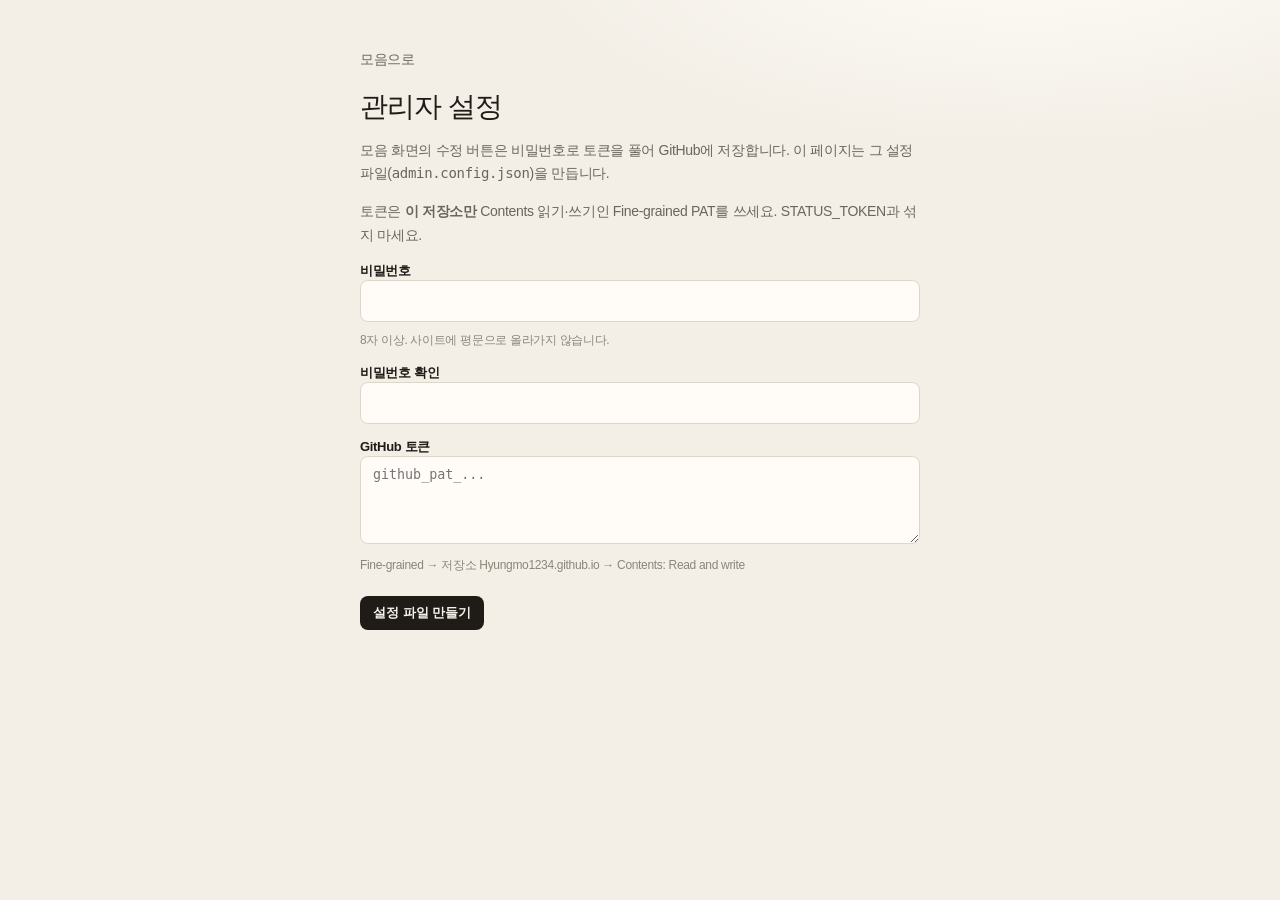
<file: admin-setup.html>
<!DOCTYPE html>
<html lang="ko">
<head>
  <meta charset="utf-8" />
  <meta name="viewport" content="width=device-width, initial-scale=1" />
  <title>관리자 설정</title>
  <link rel="stylesheet" href="site.css" />
  <style>
    .setup { max-width: 560px; margin: 0 auto; }
    .setup h1 { font-size: 28px; margin: 0 0 12px; }
    .setup p { color: var(--muted); font-size: 14px; line-height: 1.7; }
    .setup label { display: block; margin: 14px 0 8px; font-size: 13px; font-weight: 700; }
    .setup input, .setup textarea {
      width: 100%; height: 42px; padding: 0 12px;
      border: 1px solid var(--line); border-radius: 8px; background: var(--card);
    }
    .setup textarea { height: 88px; padding: 10px 12px; resize: vertical; }
    .setup .hint { font-size: 12px; color: var(--faint); font-weight: 500; margin: 6px 0 0; }
    .setup .actions { margin-top: 20px; display: flex; gap: 8px; }
    .setup .msg { margin-top: 14px; font-size: 13px; }
  </style>
</head>
<body>
  <div class="wrap setup">
    <p class="kicker"><a class="gh" href="index.html">모음으로</a></p>
    <h1>관리자 설정</h1>
    <p>모음 화면의 수정 버튼은 비밀번호로 토큰을 풀어 GitHub에 저장합니다. 이 페이지는 그 설정 파일(<code>admin.config.json</code>)을 만듭니다.</p>
    <p>토큰은 <strong>이 저장소만</strong> Contents 읽기·쓰기인 Fine-grained PAT를 쓰세요. STATUS_TOKEN과 섞지 마세요.</p>
    <form id="form">
      <label>비밀번호
        <input type="password" name="password" minlength="8" required autocomplete="new-password" />
      </label>
      <p class="hint">8자 이상. 사이트에 평문으로 올라가지 않습니다.</p>
      <label>비밀번호 확인
        <input type="password" name="confirm" minlength="8" required autocomplete="new-password" />
      </label>
      <label>GitHub 토큰
        <textarea name="token" required placeholder="github_pat_..."></textarea>
      </label>
      <p class="hint">Fine-grained → 저장소 Hyungmo1234.github.io → Contents: Read and write</p>
      <div class="actions">
        <button class="btn primary" type="submit">설정 파일 만들기</button>
      </div>
      <p class="msg" id="msg" hidden></p>
    </form>
  </div>
  <script src="admin.js"></script>
  <script>
    const form = document.getElementById("form");
    const msg = document.getElementById("msg");
    form.addEventListener("submit", async (ev) => {
      ev.preventDefault();
      const data = new FormData(form);
      const password = String(data.get("password") || "");
      const confirm = String(data.get("confirm") || "");
      const token = String(data.get("token") || "").trim();
      msg.hidden = false;
      if (password !== confirm) {
        msg.textContent = "비밀번호 확인이 다릅니다.";
        return;
      }
      if (!token.startsWith("ghp_") && !token.startsWith("github_pat_")) {
        msg.textContent = "GitHub 토큰처럼 보이지 않습니다.";
        return;
      }
      try {
        const config = await HMAdmin.encryptSecret(password, { token });
        const blob = new Blob([JSON.stringify(config, null, 2) + "\n"], { type: "application/json" });
        const a = document.createElement("a");
        a.href = URL.createObjectURL(blob);
        a.download = "admin.config.json";
        a.click();
        msg.textContent = "admin.config.json을 저장소 루트에 두고 올리면 됩니다.";
      } catch (err) {
        msg.textContent = err.message || String(err);
      }
    });
  </script>
</body>
</html>
</file>
<file: site.css>
:root {
  --bg: #f3efe7;
  --ink: #1f1b16;
  --muted: #6b655c;
  --faint: #8c857a;
  --card: #fffcf8;
  --line: #ddd6cb;
  --fill: #ebe4d8;
  --forest: #215c4a;
}
* { box-sizing: border-box; }
html, body { margin: 0; min-height: 100%; }
html { -webkit-font-smoothing: antialiased; text-rendering: optimizeLegibility; }
body {
  font-family: Pretendard, "Pretendard Variable", "Apple SD Gothic Neo", "Malgun Gothic", sans-serif;
  background:
    radial-gradient(900px 380px at 80% -8%, #fffdf8 0%, transparent 58%),
    var(--bg);
  color: var(--ink);
  letter-spacing: -0.02em;
  min-height: 100vh;
  display: flex;
  flex-direction: column;
}
a { color: inherit; }
button, input { font: inherit; }
.wrap {
  width: min(1080px, calc(100% - 40px));
  margin: 0 auto;
  padding: 48px 0 40px;
  flex: 1 0 auto;
}
header.top {
  padding-bottom: 28px;
  border-bottom: 1px solid var(--line);
  margin-bottom: 28px;
}
.kicker {
  margin: 0 0 14px;
  color: var(--forest);
  font-size: 13px;
  font-weight: 600;
  display: flex;
  align-items: baseline;
  justify-content: space-between;
  gap: 16px;
}
.nav-links { display: flex; gap: 16px; font-weight: 500; align-items: baseline; }
button.gh {
  appearance: none;
  background: none;
  border: 0;
  padding: 0;
  cursor: pointer;
}
h1 {
  font-family: Hahmlet, Pretendard, serif;
  font-size: clamp(32px, 5.2vw, 48px);
  font-weight: 500;
  line-height: 1.28;
  letter-spacing: -0.03em;
  margin: 0;
}
.run-banner {
  margin: 16px 0 0;
  padding: 10px 12px;
  border-radius: 10px;
  font-size: 13px;
  line-height: 1.55;
  background: var(--fill);
  color: var(--muted);
}
.run-banner.ok { background: #e7f2ea; color: var(--forest); }
.run-banner.bad { background: #f8e8e4; color: #8a3a2a; }
.run-status {
  margin: -6px 0 14px;
  padding: 8px 10px;
  border-radius: 10px;
  font-size: 12px;
  line-height: 1.45;
  display: flex;
  gap: 8px;
  align-items: flex-start;
  background: var(--fill);
  color: var(--muted);
  text-decoration: none;
}
.run-status.ok { background: #e7f2ea; color: var(--forest); }
.run-status.bad { background: #f8e8e4; color: #8a3a2a; }
.run-status.wait { background: #f3edd9; color: #6b5a20; }
.run-dot {
  width: 7px;
  height: 7px;
  border-radius: 50%;
  margin-top: 5px;
  flex: 0 0 auto;
  background: currentColor;
}
.run-label { font-weight: 700; white-space: nowrap; }
.run-summary { opacity: 0.92; }
.gh {
  color: var(--muted);
  text-decoration: none;
  font-size: 14px;
  font-weight: 500;
  padding-bottom: 2px;
  border-bottom: 1px solid transparent;
}
.gh:hover { color: var(--ink); border-bottom-color: var(--ink); }

.toolbar {
  display: flex;
  flex-direction: column;
  gap: 12px;
  margin: 0 0 24px;
}
@media (min-width: 720px) {
  .toolbar {
    flex-direction: row;
    align-items: center;
    gap: 14px 20px;
  }
}
.chips { display: flex; flex-wrap: wrap; gap: 4px 2px; }
.chip {
  appearance: none;
  background: none;
  border: 0;
  color: var(--faint);
  height: 36px;
  padding: 0 12px;
  font-size: 14px;
  font-weight: 600;
  cursor: pointer;
  border-bottom: 2px solid transparent;
}
.chip[aria-pressed="true"] {
  color: var(--ink);
  border-bottom-color: var(--ink);
}
.search {
  flex: none;
  width: 100%;
  min-width: 0;
  height: 40px;
  padding: 0 2px;
  border: 0;
  border-bottom: 1px solid var(--line);
  background: transparent;
  color: var(--ink);
  font-size: 14px;
  outline: none;
  border-radius: 0;
}
@media (min-width: 720px) {
  .search { flex: 1 1 220px; width: auto; }
}
.search:focus { border-bottom-color: var(--ink); }
.search::placeholder { color: var(--faint); }
.grid {
  display: grid;
  grid-template-columns: repeat(auto-fill, minmax(300px, 1fr));
  gap: 16px;
}
.card {
  background: var(--card);
  border: 1px solid var(--line);
  border-radius: 16px;
  padding: 22px 22px 18px;
  display: flex;
  flex-direction: column;
  min-height: 236px;
  box-shadow: 0 1px 0 rgba(31, 27, 22, 0.03);
  transition: transform 0.18s ease, box-shadow 0.18s ease;
}
.card:hover {
  transform: translateY(-2px);
  box-shadow: 0 10px 24px rgba(31, 27, 22, 0.06);
}
.card-head { display: flex; gap: 12px; align-items: center; margin-bottom: 14px; }
.mark {
  width: 40px; height: 40px; flex: 0 0 auto;
  border-radius: 11px;
  display: grid; place-items: center;
  background: color-mix(in srgb, var(--accent) 14%, var(--fill));
  color: var(--accent);
  font-weight: 700;
  font-size: 14px;
  letter-spacing: 0;
}
.name {
  font-size: 17px;
  font-weight: 700;
  margin: 0;
  line-height: 1.35;
}
.meta { display: flex; flex-wrap: wrap; gap: 6px; margin-top: 5px; }
.pill {
  font-size: 11px;
  font-weight: 600;
  color: var(--faint);
  background: var(--fill);
  border-radius: 999px;
  padding: 2px 8px;
}
.blurb {
  color: var(--muted);
  font-size: 14px;
  line-height: 1.65;
  margin: 0 0 16px;
  flex: 1;
}
.note { font-size: 12px; color: var(--faint); margin: -8px 0 14px; line-height: 1.5; }
.actions { display: flex; flex-wrap: wrap; gap: 8px; align-items: center; }
.btn {
  display: inline-flex;
  align-items: center;
  text-decoration: none;
  border-radius: 8px;
  padding: 7px 12px;
  font-size: 13px;
  font-weight: 600;
  border: 1px solid transparent;
  cursor: pointer;
}
.btn.primary {
  background: var(--ink);
  color: #f7f3ec;
}
.btn.primary:hover { background: #3a342c; }
.btn.ghost {
  background: transparent;
  color: var(--muted);
  border-color: var(--line);
}
.btn.ghost:hover { color: var(--ink); border-color: #c9c1b4; }
.empty {
  grid-column: 1 / -1;
  color: var(--muted);
  text-align: center;
  padding: 56px 12px;
}

.site-foot {
  flex: 0 0 auto;
  background: var(--fill);
  border-top: 1px solid var(--line);
  padding: 32px 0 36px;
  margin-top: auto;
}
.foot-inner {
  width: min(1080px, calc(100% - 40px));
  margin: 0 auto;
  display: flex;
  flex-wrap: wrap;
  gap: 20px 40px;
  justify-content: space-between;
  align-items: flex-end;
}
.foot-name {
  font-family: Hahmlet, Pretendard, serif;
  font-size: 22px;
  font-weight: 500;
  margin: 0 0 6px;
  letter-spacing: -0.03em;
}
.foot-role {
  margin: 0;
  color: var(--muted);
  font-size: 13px;
  line-height: 1.7;
}
.foot-contacts {
  display: flex;
  flex-wrap: wrap;
  gap: 10px 22px;
  font-size: 14px;
}
.foot-contacts a {
  color: var(--ink);
  text-decoration: none;
  border-bottom: 1px solid transparent;
}
.foot-contacts a:hover { border-bottom-color: var(--ink); }

.resume { max-width: none; }
.resume .lead {
  margin: 0 0 36px;
  color: var(--muted);
  font-size: 16px;
  line-height: 1.75;
}
.resume .profile {
  margin: 0 0 28px;
}
.resume .intro {
  margin: 0;
}
.resume .intro p {
  margin: 0 0 12px;
  color: var(--muted);
  font-size: 15px;
  line-height: 1.8;
}
.resume .intro p:last-child { margin-bottom: 0; }
.resume .intro-open {
  color: var(--ink);
  font-size: 16px;
  line-height: 1.75;
}
.resume .intro-open strong { font-weight: 700; }
.resume .intro-motto {
  margin: 18px 0 12px;
  font-family: Hahmlet, Pretendard, serif;
  font-size: 22px;
  line-height: 1.4;
  letter-spacing: -0.03em;
  color: var(--ink);
}
.resume .intro-motto strong { font-weight: 700; }
.resume h2 {
  font-size: 13px;
  font-weight: 700;
  letter-spacing: 0.08em;
  color: var(--forest);
  margin: 32px 0 12px;
  padding-bottom: 8px;
  border-bottom: 1px solid var(--line);
}
.resume dl {
  margin: 0;
  display: grid;
  grid-template-columns: 88px 1fr;
  gap: 10px 16px;
  font-size: 15px;
  line-height: 1.55;
}
.resume dt { color: var(--faint); font-weight: 600; }
.resume dd { margin: 0; }
.resume dd a { text-decoration: none; border-bottom: 1px solid var(--line); }
.resume dd a:hover { border-bottom-color: var(--ink); }
.resume ul {
  margin: 0;
  padding: 0;
  list-style: none;
}
.resume .skills {
  display: flex;
  flex-wrap: wrap;
  gap: 8px;
}
.resume .skills li {
  background: var(--card);
  border: 1px solid var(--line);
  border-radius: 999px;
  padding: 5px 11px;
  font-size: 13px;
  font-weight: 600;
}
.resume .jobs li {
  padding: 14px 0;
  border-bottom: 1px solid var(--line);
}
.resume .jobs li:last-child { border-bottom: 0; }
.resume .jobs h3 {
  margin: 0 0 4px;
  font-size: 16px;
  font-weight: 700;
}
.resume .jobs p {
  margin: 0;
  color: var(--muted);
  font-size: 14px;
  line-height: 1.65;
}
.resume .jobs a {
  color: var(--forest);
  text-decoration: none;
  font-size: 13px;
  font-weight: 600;
}
.resume .jobs .links {
  display: flex;
  flex-wrap: wrap;
  gap: 8px 16px;
  margin-top: 6px;
}
.resume .co {
  margin: 0 0 2px;
  font-size: 16px;
  font-weight: 700;
}
.resume .period {
  margin: 0 0 10px;
  color: var(--faint);
  font-size: 13px;
}
.resume .works {
  margin: 0;
  padding: 0;
}
.resume .works li {
  display: grid;
  grid-template-columns: 148px 1fr;
  gap: 4px 14px;
  padding: 8px 0;
  border-bottom: 0;
  font-size: 14px;
  line-height: 1.5;
}
.resume .works .when {
  color: var(--faint);
  font-size: 13px;
}
.resume .works .what strong {
  font-weight: 700;
}
.resume .works .what span {
  display: block;
  color: var(--muted);
  font-size: 13px;
  margin-top: 2px;
}
.resume h3.sub {
  margin: 18px 0 8px;
  font-size: 15px;
  font-weight: 700;
}

.modal {
  position: fixed;
  inset: 0;
  background: rgba(31, 27, 22, 0.38);
  display: grid;
  place-items: center;
  padding: 20px;
  z-index: 20;
}
.modal[hidden] { display: none; }
.modal-card {
  width: min(520px, 100%);
  background: var(--card);
  border: 1px solid var(--line);
  border-radius: 16px;
  padding: 22px 22px 18px;
  box-shadow: 0 18px 40px rgba(31, 27, 22, 0.16);
}
.modal-card h2 {
  margin: 0 0 12px;
  font-size: 18px;
}
.edit-tabs { display: flex; gap: 4px; margin: 0 0 14px; }
.edit-tabs[hidden] { display: none; }
.edit-tabs .chip { height: 32px; }
.edit-tabs .chip[hidden] { display: none; }
#edit-form label {
  display: block;
  margin: 0 0 12px;
  font-size: 13px;
  font-weight: 700;
  color: var(--ink);
}
#edit-form input,
#edit-form textarea {
  display: block;
  width: 100%;
  margin-top: 6px;
  border: 1px solid var(--line);
  border-radius: 8px;
  background: #fff;
  color: var(--ink);
  font: inherit;
  font-weight: 500;
  padding: 9px 11px;
}
#edit-form textarea { resize: vertical; line-height: 1.55; }
.edit-msg {
  margin: 0 0 12px;
  font-size: 13px;
  color: #8a3a2a;
  line-height: 1.5;
}
.edit-msg.ok { color: var(--forest); }
.modal-actions {
  display: flex;
  justify-content: flex-end;
  gap: 8px;
}
.inbox-list { max-height: 52vh; overflow: auto; }
.inbox-item {
  margin: 0 0 14px;
  padding: 12px;
  background: var(--fill);
  border-radius: 10px;
}
.inbox-item:last-child { margin-bottom: 0; }
.inbox-name {
  margin: 0 0 8px;
  font-size: 12px;
  color: var(--faint);
}
.inbox-item pre {
  margin: 0;
  white-space: pre-wrap;
  font: inherit;
  font-size: 13px;
  line-height: 1.55;
  color: var(--ink);
}
.inbox-reply-label {
  margin: 12px 0 6px;
  font-size: 12px;
  font-weight: 700;
  color: var(--forest);
}

@media (max-width: 640px) {
  .wrap { width: min(100% - 28px, 1080px); padding-top: 32px; }
  .card { min-height: 0; }
  .foot-inner { width: min(100% - 28px, 1080px); }
  .resume dl { grid-template-columns: 1fr; gap: 2px 0; }
  .resume dt { margin-top: 8px; }
  .resume .works li { grid-template-columns: 1fr; }
}

@media print {
  body { background: #fff; }
  .site-foot, .kicker { display: none; }
  .wrap { padding: 0; width: auto; }
  header.top { border: 0; margin-bottom: 16px; padding-bottom: 0; }
}

/* 소개 문단 · 이번 주 작업 · 카드 지표/스택 */
.lede {
  margin: 14px 0 0;
  max-width: 720px;
  color: var(--muted);
  font-size: 15px;
  line-height: 1.7;
}
.lede span { display: block; word-break: keep-all; }
.weekly {
  background: var(--card);
  border: 1px solid var(--line);
  border-radius: 16px;
  padding: 18px 22px;
  margin: 0 0 24px;
}
.weekly[hidden] { display: none; }
.weekly-title {
  margin: 0 0 10px;
  font-size: 15px;
  font-weight: 700;
}
.weekly-title span {
  margin-left: 6px;
  color: var(--faint);
  font-size: 13px;
  font-weight: 500;
}
.weekly-list {
  margin: 0;
  padding-left: 18px;
  color: var(--muted);
  font-size: 14px;
  line-height: 1.7;
}
.highlights {
  margin: -6px 0 12px;
  padding: 0;
  list-style: none;
  font-size: 12.5px;
  line-height: 1.55;
  color: var(--ink);
}
.highlights li {
  position: relative;
  padding-left: 14px;
  margin-bottom: 3px;
}
.highlights li::before {
  content: "";
  position: absolute;
  left: 2px;
  top: 0.62em;
  width: 5px;
  height: 5px;
  border-radius: 50%;
  background: var(--accent, var(--forest));
}
.stack {
  display: flex;
  flex-wrap: wrap;
  gap: 4px;
  margin: 0 0 14px;
}
.stack span {
  font-size: 11px;
  font-weight: 600;
  color: var(--muted);
  border: 1px solid var(--line);
  border-radius: 6px;
  padding: 1px 6px;
}
.resume .bullets {
  margin: 8px 0 0;
  padding-left: 18px;
  list-style: disc;
  color: var(--muted);
  font-size: 14px;
  line-height: 1.65;
}
.resume .jobs .bullets li {
  padding: 0;
  border-bottom: 0;
  margin-bottom: 4px;
}
.resume .core {
  margin: 0;
  padding-left: 18px;
  list-style: disc;
  font-size: 14px;
  line-height: 1.7;
}
.resume .core li { margin-bottom: 6px; }
.resume .core strong { font-weight: 700; }
.resume .stackline {
  margin: 6px 0 0;
  color: var(--faint);
  font-size: 12.5px;
}
</file>
